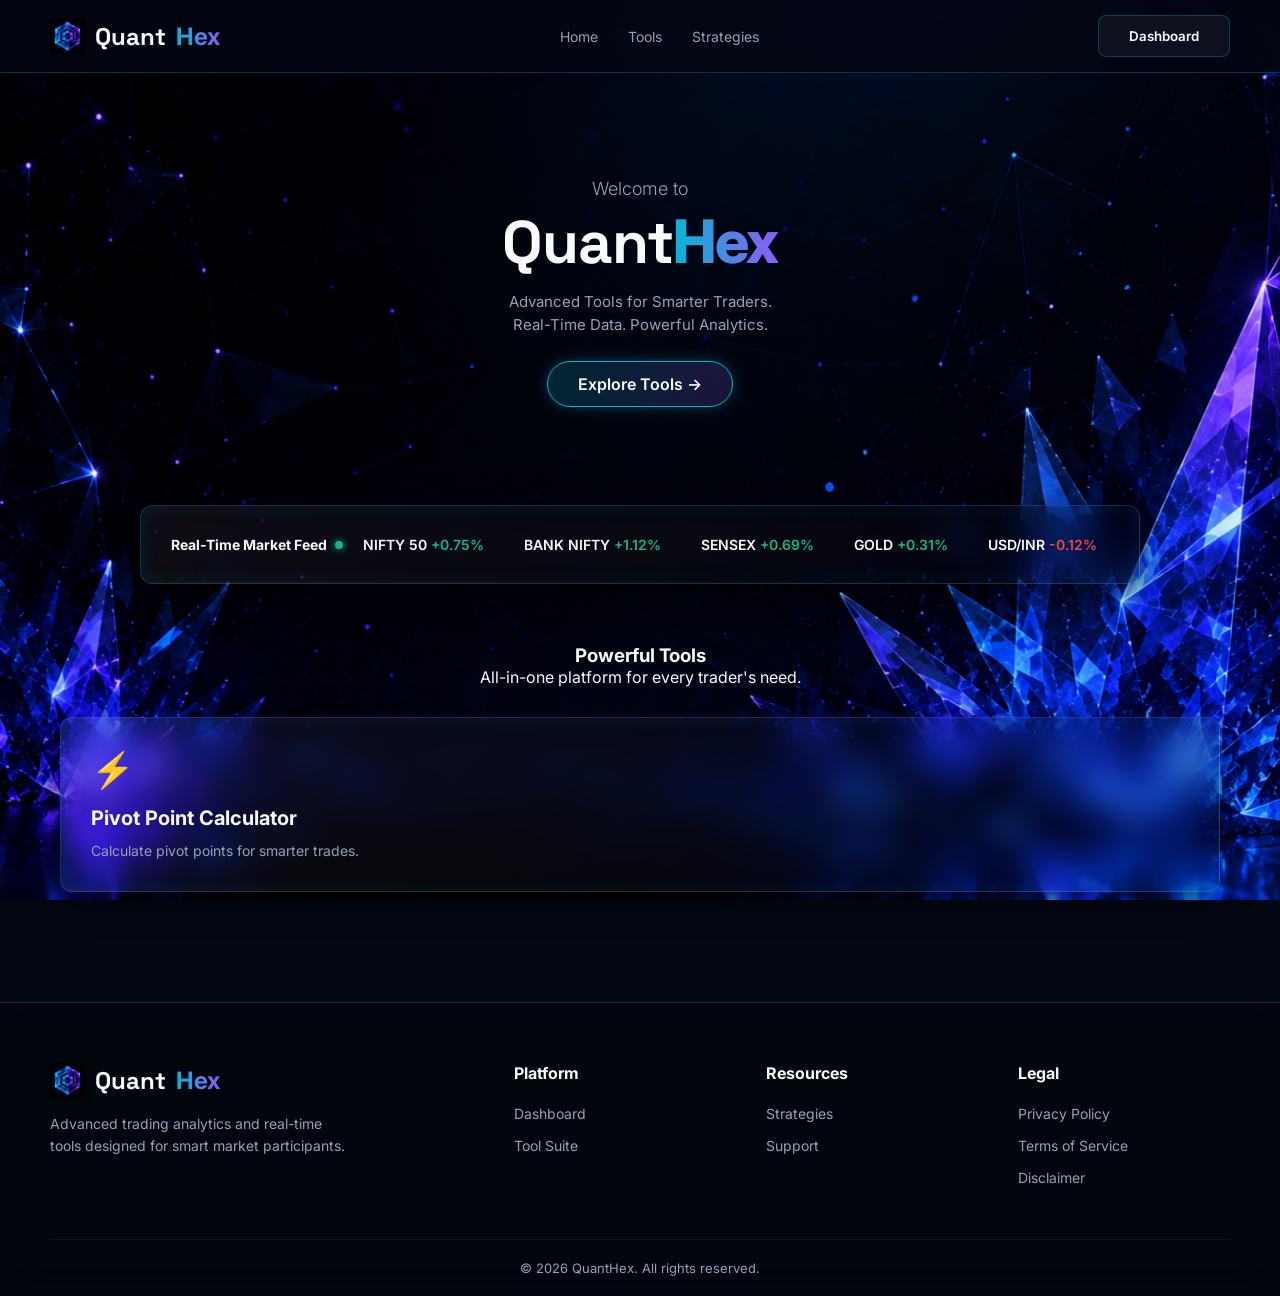
<file: index.html>
<!DOCTYPE html>
<html lang="en">
<head>
    <meta charset="UTF-8">
    <meta name="viewport" content="width=device-width, initial-scale=1.0">
    <title>QuantHex | Advanced Tools & Trading Strategies for Smart Traders</title>
    <meta name="description" content="QuantHex provides advanced real-time trading calculators, custom Pine Script strategies, and institutional market analytics.">
    
    <link rel="preload" href="assets/images/logo.png" as="image">
    <link rel="preload" href="assets/images/bg.png" as="image">

    <link rel="stylesheet" href="assets/css/style.css">
    <link href="https://fonts.googleapis.com/css2?family=Inter:wght@300;400;600;800&family=Space+Grotesk:wght@700&display=swap" rel="stylesheet">
</head>
<body>

    <!-- Transparent Glass Navbar -->
    <nav class="glass-navbar">
        <a href="index.html" class="logo" style="text-decoration: none; color: inherit;">
            <img src="assets/images/logo.png" alt="QuantHex Logo" class="logo-img" width="35" height="35" decoding="async">
            Quant<span class="text-gradient">Hex</span>
        </a>
        
        <div class="menu-toggle" id="mobile-menu">
            <span class="bar"></span>
            <span class="bar"></span>
            <span class="bar"></span>
        </div>

        <ul class="nav-links">
            <li><a href="index.html" class="active">Home</a></li>
            <li><a href="#" id="nav-tools">Tools</a></li>
            <li><a href="#" id="nav-strategies">Strategies</a></li>
        </ul>
        <button class="glass-btn small-btn desktop-only" onclick="location.href='index.html'">Dashboard</button>
    </nav>

    <!-- Hero Section -->
    <section class="hero">
        <div class="hero-content">
            <h2 class="pre-title">Welcome to</h2>
            <h1 class="main-title">Quant<span class="text-gradient">Hex</span></h1>
            <p class="subtitle">Advanced Tools for Smarter Traders.<br>Real-Time Data. Powerful Analytics.</p>
            <button class="glass-btn primary-btn glow-effect" id="explore-btn">Explore Tools →</button>
        </div>
    </section>

    <!-- Market Feed Ticker -->
    <div class="ticker-container glass-card">
        <div class="ticker-label">Real-Time Market Feed <span class="live-dot"></span></div>
        <div class="ticker-wrap">
            <div class="ticker-move">
                <div class="ticker-item">NIFTY 50 <span class="green">+0.75%</span></div>
                <div class="ticker-item">BANK NIFTY <span class="green">+1.12%</span></div>
                <div class="ticker-item">SENSEX <span class="green">+0.69%</span></div>
                <div class="ticker-item">GOLD <span class="green">+0.31%</span></div>
                <div class="ticker-item">USD/INR <span class="red">-0.12%</span></div>
            </div>
        </div>
    </div>

    <!-- Dynamic Content Area -->
    <div id="dynamic-content-wrapper">
        
        <!-- AUTOMATED TOOLS GRID -->
        <section class="tools-showcase" id="main-tools-section">
            <div class="section-header">
                <h3>Powerful Tools</h3>
                <p>All-in-one platform for every trader's need.</p>
            </div>
            <div class="glass-grid" id="auto-tools-grid">
                <!-- JavaScript automatically injects tools here -->
            </div>
        </section>

    </div>

    <!-- PROFESSIONAL GLASS FOOTER (100% Working Links) -->
    <footer class="glass-footer">
        <div class="footer-content">
            <div class="footer-col">
                <a href="index.html" class="logo footer-logo" style="text-decoration: none; color: inherit; display: inline-flex;">
                    <img src="assets/images/logo.png" alt="QuantHex Logo" class="logo-img" width="30" height="30">
                    Quant<span class="text-gradient">Hex</span>
                </a>
                <p class="footer-desc">Advanced trading analytics and real-time tools designed for smart market participants.</p>
            </div>
            <div class="footer-col">
                <h4>Platform</h4>
                <ul>
                    <li><a href="index.html">Dashboard</a></li>
                    <li><a href="#" id="footer-tools-link">Tool Suite</a></li>
                </ul>
            </div>
            <div class="footer-col">
                <h4>Resources</h4>
                <ul>
                    <li><a href="#" id="footer-strategies-link">Strategies</a></li>
                    <li><a href="#" onclick="alert('Support: contact@quanthex.com'); return false;">Support</a></li>
                </ul>
            </div>
            <div class="footer-col">
                <h4>Legal</h4>
                <ul>
                    <li><a href="privacy.html">Privacy Policy</a></li>
                    <li><a href="terms.html">Terms of Service</a></li>
                    <li><a href="disclaimer.html">Disclaimer</a></li>
                </ul>
            </div>
        </div>
        <div class="footer-bottom">
            <p>&copy; 2026 QuantHex. All rights reserved.</p>
        </div>
    </footer>

    <script>
        // --- AUTO-LOADER SCRIPT FOR TOOLS ON HOME PAGE ---
        document.addEventListener("DOMContentLoaded", function() {
            fetch('tools/manifest.json')
                .then(response => response.json())
                .then(data => {
                    const grid = document.getElementById('auto-tools-grid');
                    if(!grid) return;
                    grid.innerHTML = "";
                    
                    data.tools.forEach(tool => {
                        const card = document.createElement('div');
                        card.className = 'glass-card tool-card';
                        card.style.cursor = 'pointer';
                        card.onclick = () => { window.location.href = tool.url; };
                        
                        card.innerHTML = `
                            <div class="card-icon cyan-glow">${tool.icon || '⚡'}</div>
                            <h4>${tool.name}</h4>
                            <p>${tool.description}</p>
                        `;
                        grid.appendChild(card);
                    });
                })
                .catch(err => console.log('Tools load error:', err));
        });
    </script>
    <script src="assets/js/main.js"></script>
</body>
</html>
</file>
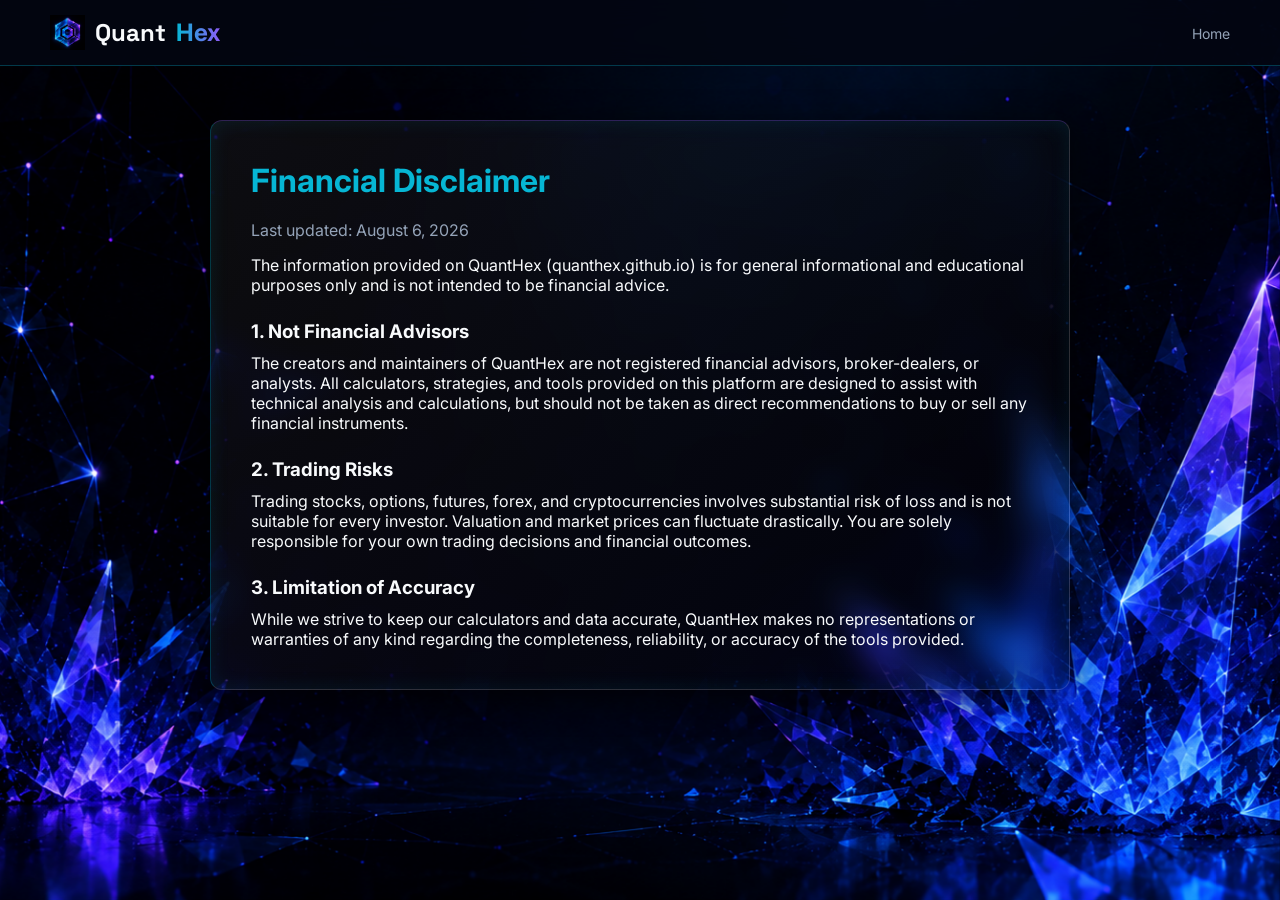
<file: disclaimer.html>
<!DOCTYPE html>
<html lang="en">
<head>
    <meta charset="UTF-8">
    <meta name="viewport" content="width=device-width, initial-scale=1.0">
    <title>Disclaimer | QuantHex</title>
    <link rel="stylesheet" href="assets/css/style.css">
    <link href="https://fonts.googleapis.com/css2?family=Inter:wght@300;400;600;800&family=Space+Grotesk:wght@700&display=swap" rel="stylesheet">
</head>
<body>
    <nav class="glass-navbar">
        <a href="index.html" class="logo" style="text-decoration: none; color: inherit;">
            <img src="assets/images/logo.png" alt="QuantHex Logo" class="logo-img" width="35" height="35">
            Quant<span class="text-gradient">Hex</span>
        </a>
        <ul class="nav-links">
            <li><a href="index.html">Home</a></li>
        </ul>
    </nav>

    <div class="tools-showcase" style="padding: 120px 20px 60px 20px; max-width: 900px; margin: 0 auto; color: var(--text-main);">
        <div class="glass-card" style="padding: 40px;">
            <h1 style="color: var(--cyan); margin-bottom: 20px;">Financial Disclaimer</h1>
            <p style="color: var(--text-muted); margin-bottom: 15px;">Last updated: August 6, 2026</p>
            
            <p style="margin-bottom: 15px;">The information provided on QuantHex (quanthex.github.io) is for general informational and educational purposes only and is not intended to be financial advice.</p>
            
            <h3 style="margin-top: 25px; margin-bottom: 10px; color: var(--text-main);">1. Not Financial Advisors</h3>
            <p style="margin-bottom: 15px;">The creators and maintainers of QuantHex are not registered financial advisors, broker-dealers, or analysts. All calculators, strategies, and tools provided on this platform are designed to assist with technical analysis and calculations, but should not be taken as direct recommendations to buy or sell any financial instruments.</p>

            <h3 style="margin-top: 25px; margin-bottom: 10px; color: var(--text-main);">2. Trading Risks</h3>
            <p style="margin-bottom: 15px;">Trading stocks, options, futures, forex, and cryptocurrencies involves substantial risk of loss and is not suitable for every investor. Valuation and market prices can fluctuate drastically. You are solely responsible for your own trading decisions and financial outcomes.</p>

            <h3 style="margin-top: 25px; margin-bottom: 10px; color: var(--text-main);">3. Limitation of Accuracy</h3>
            <p>While we strive to keep our calculators and data accurate, QuantHex makes no representations or warranties of any kind regarding the completeness, reliability, or accuracy of the tools provided.</p>
        </div>
    </div>
</body>
</html>
</file>
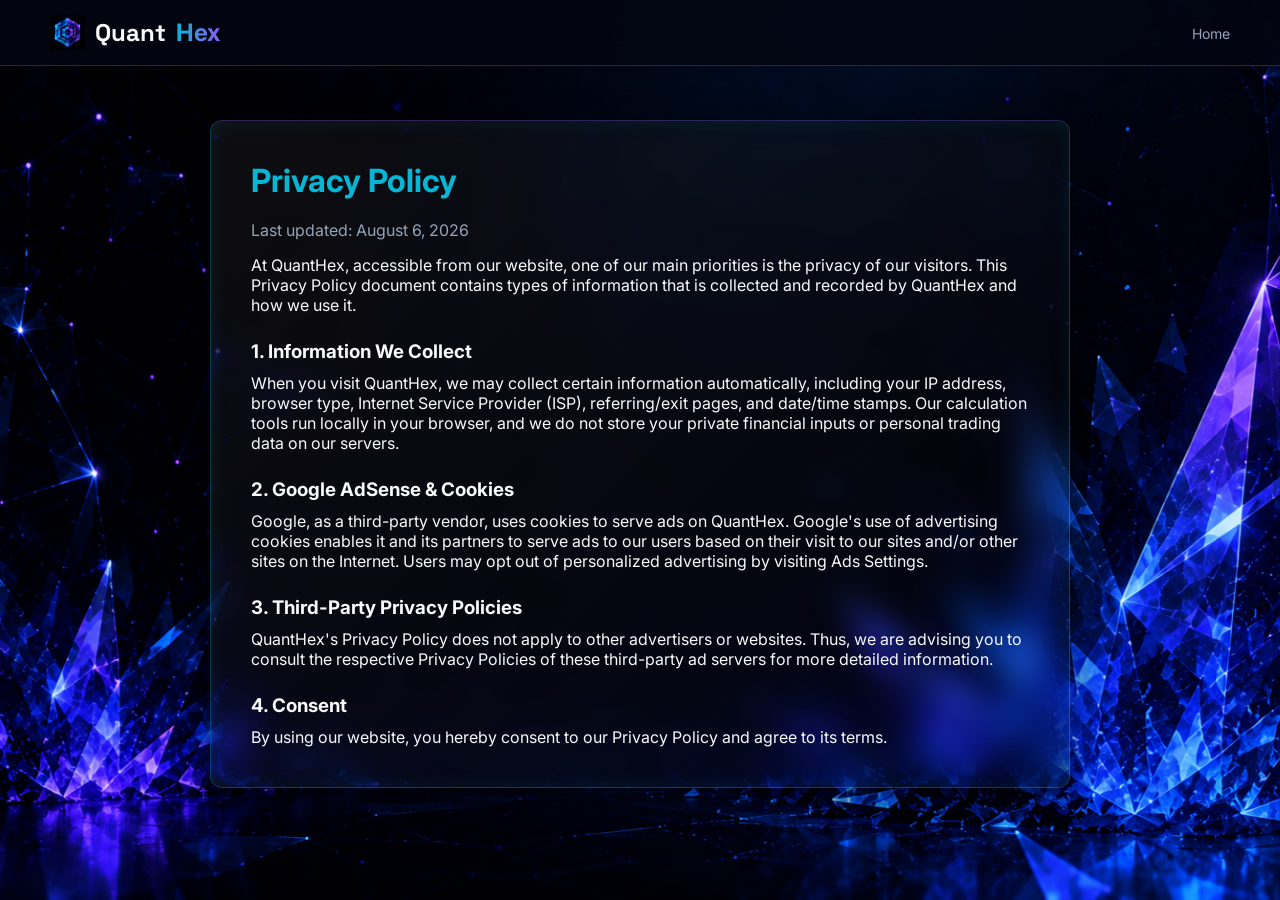
<file: privacy.html>
<!DOCTYPE html>
<html lang="en">
<head>
    <meta charset="UTF-8">
    <meta name="viewport" content="width=device-width, initial-scale=1.0">
    <title>Privacy Policy | QuantHex</title>
    <link rel="stylesheet" href="assets/css/style.css">
    <link href="https://fonts.googleapis.com/css2?family=Inter:wght@300;400;600;800&family=Space+Grotesk:wght@700&display=swap" rel="stylesheet">
</head>
<body>
    <nav class="glass-navbar">
        <a href="index.html" class="logo" style="text-decoration: none; color: inherit;">
            <img src="assets/images/logo.png" alt="QuantHex Logo" class="logo-img" width="35" height="35">
            Quant<span class="text-gradient">Hex</span>
        </a>
        <ul class="nav-links">
            <li><a href="index.html">Home</a></li>
        </ul>
    </nav>

    <div class="tools-showcase" style="padding: 120px 20px 60px 20px; max-width: 900px; margin: 0 auto; color: var(--text-main);">
        <div class="glass-card" style="padding: 40px;">
            <h1 style="color: var(--cyan); margin-bottom: 20px;">Privacy Policy</h1>
            <p style="color: var(--text-muted); margin-bottom: 15px;">Last updated: August 6, 2026</p>
            
            <p style="margin-bottom: 15px;">At QuantHex, accessible from our website, one of our main priorities is the privacy of our visitors. This Privacy Policy document contains types of information that is collected and recorded by QuantHex and how we use it.</p>
            
            <h3 style="margin-top: 25px; margin-bottom: 10px; color: var(--text-main);">1. Information We Collect</h3>
            <p style="margin-bottom: 15px;">When you visit QuantHex, we may collect certain information automatically, including your IP address, browser type, Internet Service Provider (ISP), referring/exit pages, and date/time stamps. Our calculation tools run locally in your browser, and we do not store your private financial inputs or personal trading data on our servers.</p>

            <h3 style="margin-top: 25px; margin-bottom: 10px; color: var(--text-main);">2. Google AdSense & Cookies</h3>
            <p style="margin-bottom: 15px;">Google, as a third-party vendor, uses cookies to serve ads on QuantHex. Google's use of advertising cookies enables it and its partners to serve ads to our users based on their visit to our sites and/or other sites on the Internet. Users may opt out of personalized advertising by visiting Ads Settings.</p>

            <h3 style="margin-top: 25px; margin-bottom: 10px; color: var(--text-main);">3. Third-Party Privacy Policies</h3>
            <p style="margin-bottom: 15px;">QuantHex's Privacy Policy does not apply to other advertisers or websites. Thus, we are advising you to consult the respective Privacy Policies of these third-party ad servers for more detailed information.</p>

            <h3 style="margin-top: 25px; margin-bottom: 10px; color: var(--text-main);">4. Consent</h3>
            <p>By using our website, you hereby consent to our Privacy Policy and agree to its terms.</p>
        </div>
    </div>
</body>
</html>
</file>
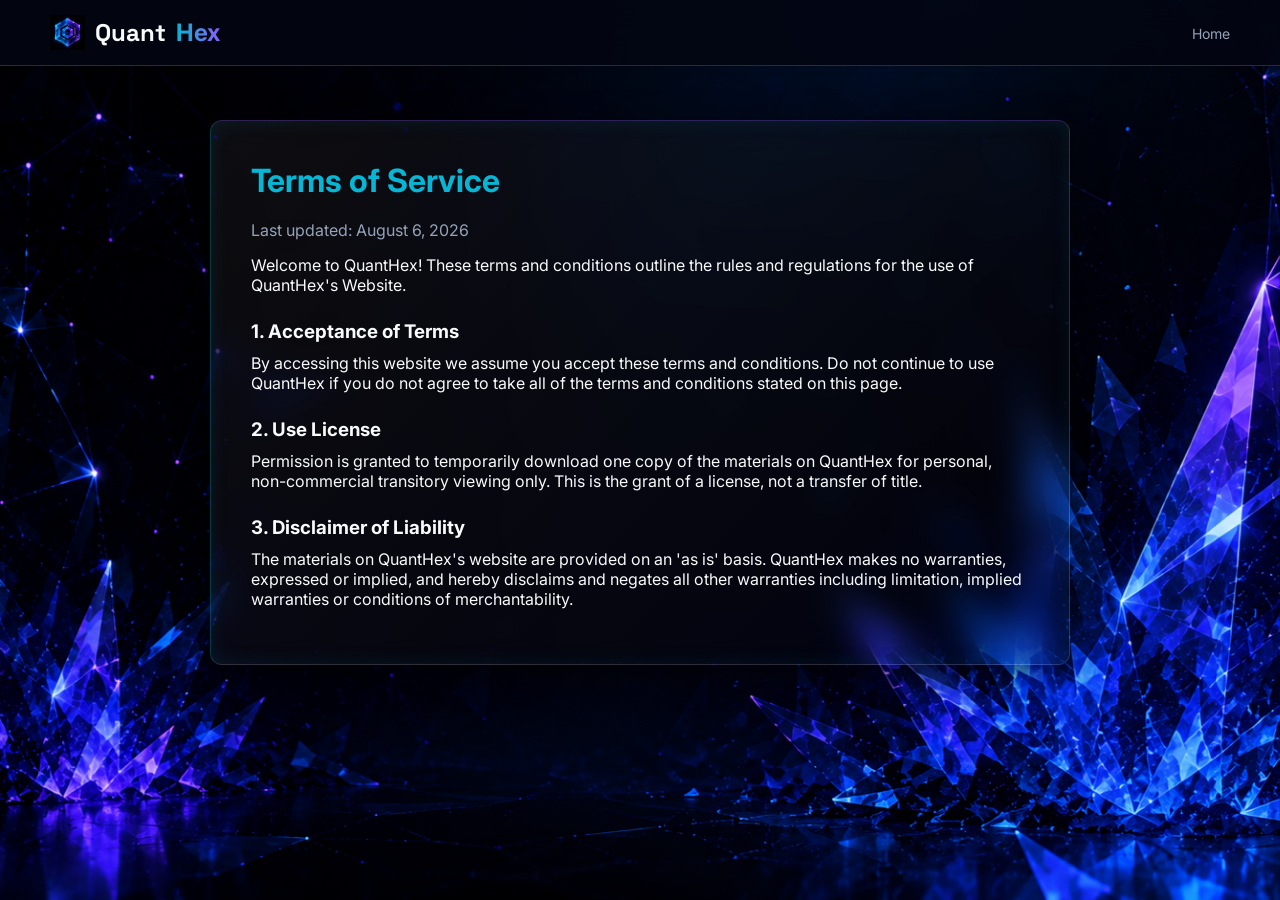
<file: terms.html>
<!DOCTYPE html>
<html lang="en">
<head>
    <meta charset="UTF-8">
    <meta name="viewport" content="width=device-width, initial-scale=1.0">
    <title>Terms of Service | QuantHex</title>
    <link rel="stylesheet" href="assets/css/style.css">
    <link href="https://fonts.googleapis.com/css2?family=Inter:wght@300;400;600;800&family=Space+Grotesk:wght@700&display=swap" rel="stylesheet">
</head>
<body>
    <nav class="glass-navbar">
        <a href="index.html" class="logo" style="text-decoration: none; color: inherit;">
            <img src="assets/images/logo.png" alt="QuantHex Logo" class="logo-img" width="35" height="35">
            Quant<span class="text-gradient">Hex</span>
        </a>
        <ul class="nav-links">
            <li><a href="index.html">Home</a></li>
        </ul>
    </nav>

    <div class="tools-showcase" style="padding: 120px 20px 60px 20px; max-width: 900px; margin: 0 auto; color: var(--text-main);">
        <div class="glass-card" style="padding: 40px;">
            <h1 style="color: var(--cyan); margin-bottom: 20px;">Terms of Service</h1>
            <p style="color: var(--text-muted); margin-bottom: 15px;">Last updated: August 6, 2026</p>
            
            <p style="margin-bottom: 15px;">Welcome to QuantHex! These terms and conditions outline the rules and regulations for the use of QuantHex's Website.</p>
            
            <h3 style="margin-top: 25px; margin-bottom: 10px; color: var(--text-main);">1. Acceptance of Terms</h3>
            <p style="margin-bottom: 15px;">By accessing this website we assume you accept these terms and conditions. Do not continue to use QuantHex if you do not agree to take all of the terms and conditions stated on this page.</p>

            <h3 style="margin-top: 25px; margin-bottom: 10px; color: var(--text-main);">2. Use License</h3>
            <p style="margin-bottom: 15px;">Permission is granted to temporarily download one copy of the materials on QuantHex for personal, non-commercial transitory viewing only. This is the grant of a license, not a transfer of title.</p>

            <h3 style="margin-top: 25px; margin-bottom: 10px; color: var(--text-main);">3. Disclaimer of Liability</h3>
            <p style="margin-bottom: 15px;">The materials on QuantHex's website are provided on an 'as is' basis. QuantHex makes no warranties, expressed or implied, and hereby disclaims and negates all other warranties including limitation, implied warranties or conditions of merchantability.</p>
        </div>
    </div>
</body>
</html>
</file>
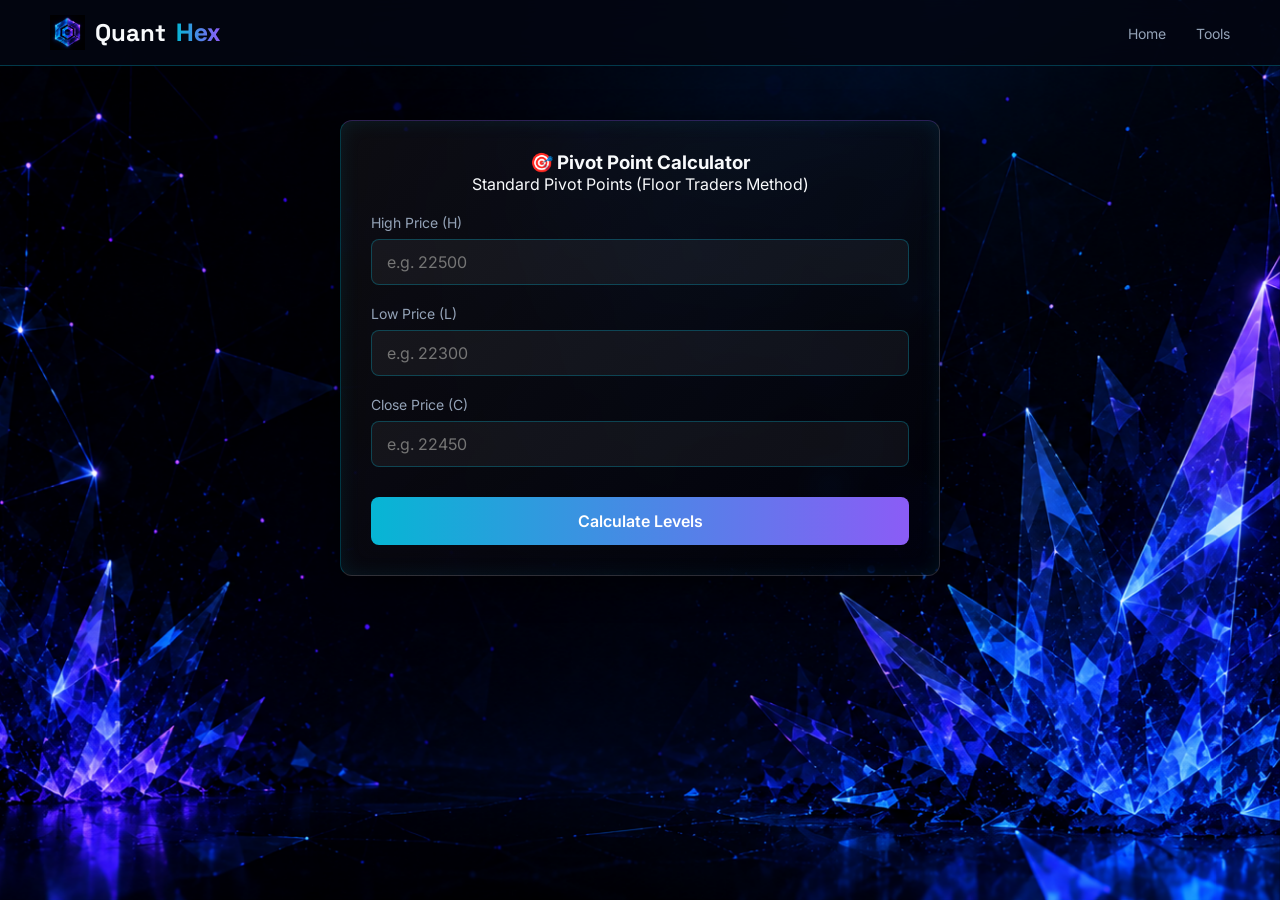
<file: tools/pivot-calculator.html>
<!DOCTYPE html>
<html lang="en">
<head>
    <meta charset="UTF-8">
    <meta name="viewport" content="width=device-width, initial-scale=1.0">
    <title>Pivot Point Calculator | QuantHex</title>
    <link rel="stylesheet" href="../assets/css/style.css">
    <link href="https://fonts.googleapis.com/css2?family=Inter:wght@300;400;600;800&family=Space+Grotesk:wght@700&display=swap" rel="stylesheet">
    <style>
        .calculator-container {
            max-width: 600px;
            margin: 120px auto 60px auto;
            padding: 30px;
        }
        .input-group {
            margin-bottom: 20px;
        }
        .input-group label {
            display: block;
            color: var(--text-muted);
            margin-bottom: 8px;
            font-size: 14px;
        }
        .input-group input {
            width: 100%;
            padding: 12px 15px;
            background: rgba(255, 255, 255, 0.05);
            border: 1px solid var(--glass-border);
            border-radius: 8px;
            color: var(--text-main);
            font-size: 16px;
            outline: none;
            transition: 0.3s;
        }
        .input-group input:focus {
            border-color: var(--cyan);
            box-shadow: 0 0 10px rgba(6, 182, 212, 0.2);
        }
        .calc-btn {
            width: 100%;
            padding: 14px;
            background: linear-gradient(90deg, var(--cyan), var(--purple));
            border: none;
            border-radius: 8px;
            color: white;
            font-size: 16px;
            font-weight: 600;
            cursor: pointer;
            transition: 0.3s;
            margin-top: 10px;
        }
        .calc-btn:hover {
            opacity: 0.9;
            box-shadow: 0 0 20px rgba(6, 182, 212, 0.4);
        }
        .results-grid {
            display: grid;
            grid-template-columns: 1fr 1fr;
            gap: 15px;
            margin-top: 25px;
        }
        .result-box {
            background: rgba(0, 0, 0, 0.3);
            padding: 15px;
            border-radius: 8px;
            border: 1px solid rgba(255, 255, 255, 0.05);
        }
        .result-box span {
            color: var(--text-muted);
            font-size: 13px;
            display: block;
            margin-bottom: 5px;
        }
        .result-box strong {
            font-size: 18px;
            color: var(--text-main);
        }
        .res-green { color: #10b981 !important; }
        .res-red { color: #ef4444 !important; }
    </style>
</head>
<body>

    <!-- Navbar -->
    <nav class="glass-navbar">
        <a href="../index.html" class="logo" style="text-decoration: none; color: inherit;">
            <img src="../assets/images/logo.png" alt="QuantHex Logo" class="logo-img" width="35" height="35">
            Quant<span class="text-gradient">Hex</span>
        </a>
        <ul class="nav-links">
            <li><a href="../index.html">Home</a></li>
            <li><a href="../index.html" class="active">Tools</a></li>
        </ul>
    </nav>

    <!-- Calculator Box -->
    <div class="glass-card calculator-container">
        <div class="section-header" style="margin-bottom: 20px;">
            <h3>🎯 Pivot Point Calculator</h3>
            <p>Standard Pivot Points (Floor Traders Method)</p>
        </div>

        <div class="input-group">
            <label>High Price (H)</label>
            <input type="number" id="highPrice" placeholder="e.g. 22500">
        </div>
        <div class="input-group">
            <label>Low Price (L)</label>
            <input type="number" id="lowPrice" placeholder="e.g. 22300">
        </div>
        <div class="input-group">
            <label>Close Price (C)</label>
            <input type="number" id="closePrice" placeholder="e.g. 22450">
        </div>

        <button class="calc-btn" onclick="calculatePivot()">Calculate Levels</button>

        <div class="results-grid" id="resultArea" style="display: none;">
            <div class="result-box">
                <span>Resistance 2 (R2)</span>
                <strong id="r2" class="res-red">-</strong>
            </div>
            <div class="result-box">
                <span>Resistance 1 (R1)</span>
                <strong id="r1" class="res-red">-</strong>
            </div>
            <div class="result-box" style="grid-column: span 2; border-color: var(--cyan);">
                <span>Pivot Point (PP)</span>
                <strong id="pp" style="color: var(--cyan);">-</strong>
            </div>
            <div class="result-box">
                <span>Support 1 (S1)</span>
                <strong id="s1" class="res-green">-</strong>
            </div>
            <div class="result-box">
                <span>Support 2 (S2)</span>
                <strong id="s2" class="res-green">-</strong>
            </div>
        </div>
    </div>

    <script>
        function calculatePivot() {
            let H = parseFloat(document.getElementById('highPrice').value);
            let L = parseFloat(document.getElementById('lowPrice').value);
            let C = parseFloat(document.getElementById('closePrice').value);

            if(isNaN(H) || isNaN(L) || isNaN(C)) {
                alert('Bhai, kripya High, Low aur Close teeno values sahi se bhare!');
                return;
            }

            // Pivot Formula (Standard / Floor Traders)
            let PP = (H + L + C) / 3;
            let R1 = (2 * PP) - L;
            let S1 = (2 * PP) - H;
            let R2 = PP + (H - L);
            let S2 = PP - (H - L);

            document.getElementById('pp').innerText = PP.toFixed(2);
            document.getElementById('r1').innerText = R1.toFixed(2);
            document.getElementById('s1').innerText = S1.toFixed(2);
            document.getElementById('r2').innerText = R2.toFixed(2);
            document.getElementById('s2').innerText = S2.toFixed(2);

            document.getElementById('resultArea').style.display = 'grid';
        }
    </script>
</body>
</html>
</file>
<file: assets/css/style.css>
/* ====== QUANT HEX MASTER THEME v7 (SPACING & FOOTER FIXED) ====== */
:root {
    --bg-dark: #030712;
    --cyan: #06b6d4;
    --purple: #8b5cf6;
    --glass-bg: rgba(10, 15, 30, 0.45); 
    --glass-border: rgba(6, 182, 212, 0.3);
    --text-main: #f8fafc;
    --text-muted: #94a3b8;
}

* { margin: 0; padding: 0; box-sizing: border-box; font-family: 'Inter', sans-serif; }

body {
    background-color: var(--bg-dark);
    color: var(--text-main);
    overflow-x: hidden;
}

body::before {
    content: "";
    position: fixed;
    top: 0; left: 0; width: 100vw; height: 100vh;
    background-image: url('../images/bg.png'); 
    background-size: cover;
    background-position: center bottom;
    z-index: -1;
}

@media (min-width: 769px) {
    body::before {
        background-image: url('../images/bg-desktop.png'); 
        background-position: center center;
    }
}

/* --- NAVBAR --- */
.glass-navbar {
    position: fixed;
    top: 0; width: 100%;
    padding: 15px 50px;
    display: flex; justify-content: space-between; align-items: center;
    background: rgba(3, 7, 18, 0.85);
    backdrop-filter: blur(15px); -webkit-backdrop-filter: blur(15px);
    border-bottom: 1px solid var(--glass-border);
    z-index: 1000;
}

.logo { display: flex; align-items: center; gap: 10px; font-family: 'Space Grotesk', sans-serif; font-size: 24px; font-weight: 700; }
.logo-img { height: 35px; width: auto; }
.text-gradient { background: linear-gradient(to right, var(--cyan), var(--purple)); -webkit-background-clip: text; -webkit-text-fill-color: transparent; }

.nav-links { display: flex; list-style: none; gap: 30px; transition: 0.4s ease; }
.nav-links a { color: var(--text-muted); text-decoration: none; font-size: 14px; transition: 0.3s; }
.nav-links a:hover { color: var(--text-main); text-shadow: 0 0 8px var(--cyan); }

.menu-toggle { display: none; flex-direction: column; cursor: pointer; gap: 5px; z-index: 1001; }
.menu-toggle .bar { width: 25px; height: 3px; background-color: var(--text-main); border-radius: 3px; transition: 0.3s; }

/* --- HERO SECTION (Spacing Fixed - Brought Closer) --- */
.hero { 
    min-height: 55vh; 
    display: flex; 
    align-items: center; 
    justify-content: center; 
    text-align: center; 
    padding: 110px 20px 20px 20px; 
}
.pre-title { font-size: 18px; font-weight: 300; color: var(--text-muted); margin-bottom: 5px; }
.main-title { font-family: 'Space Grotesk', sans-serif; font-size: 60px; font-weight: 800; margin-bottom: 10px; letter-spacing: -1px; }
.subtitle { font-size: 15px; color: var(--text-muted); line-height: 1.5; margin-bottom: 25px; }

/* --- LIVE TICKER (Pulled Up) --- */
.ticker-container { 
    max-width: 1000px; 
    margin: 10px auto 30px auto; 
    padding: 12px 20px; 
    display: flex; 
    align-items: center; 
    border-radius: 8px; 
}
.ticker-label { font-weight: bold; font-size: 14px; margin-right: 20px; display: flex; align-items: center; gap: 8px; white-space: nowrap; }
.live-dot { height: 8px; width: 8px; background-color: #10b981; border-radius: 50%; box-shadow: 0 0 8px #10b981; animation: blink 1.5s infinite; }
@keyframes blink { 50% { opacity: 0.3; } }
.ticker-wrap { overflow: hidden; width: 100%; }
.ticker-move { display: flex; gap: 40px; animation: ticker 20s linear infinite; }
.ticker-item { font-size: 14px; font-weight: 600; white-space: nowrap; }
.green { color: #10b981; } .red { color: #ef4444; }
@keyframes ticker { 0% { transform: translateX(100%); } 100% { transform: translateX(-100%); } }

/* --- GLASS CARDS --- */
.glass-card {
    background: linear-gradient(135deg, rgba(255,255,255,0.05) 0%, rgba(0,0,0,0.2) 100%);
    backdrop-filter: blur(16px); -webkit-backdrop-filter: blur(16px);
    border: 1px solid rgba(255, 255, 255, 0.15);
    border-top: 1px solid rgba(139, 92, 246, 0.3);
    border-left: 1px solid rgba(6, 182, 212, 0.3);
    box-shadow: inset 0 0 20px rgba(6, 182, 212, 0.1), 0 8px 32px 0 rgba(0, 0, 0, 0.6);
    border-radius: 12px;
    padding: 30px;
    transition: all 0.4s cubic-bezier(0.175, 0.885, 0.32, 1.275);
    position: relative; overflow: hidden;
}

.glass-card:hover {
    transform: translateY(-8px) scale(1.02);
    border: 1px solid rgba(139, 92, 246, 0.5);
    box-shadow: inset 0 0 40px rgba(139, 92, 246, 0.2), 0 15px 30px rgba(6, 182, 212, 0.3);
}

/* --- BUTTONS & PARTICLES --- */
.glass-btn { background: rgba(255, 255, 255, 0.05); border: 1px solid var(--glass-border); color: var(--text-main); padding: 12px 30px; border-radius: 8px; cursor: pointer; font-weight: 600; transition: all 0.3s ease; }
.primary-btn { position: relative; overflow: hidden; background: linear-gradient(90deg, rgba(6,182,212,0.2) 0%, rgba(139,92,246,0.2) 100%); border: 1px solid var(--cyan); font-size: 16px; border-radius: 30px; box-shadow: 0 0 15px rgba(6, 182, 212, 0.3); }
.primary-btn:hover { box-shadow: 0 0 25px rgba(139, 92, 246, 0.6); transform: scale(1.05); }

.glass-particle { position: absolute; width: 6px; height: 6px; background: rgba(255, 255, 255, 0.9); box-shadow: 0 0 10px var(--cyan), 0 0 5px white; clip-path: polygon(50% 0%, 100% 50%, 50% 100%, 0% 50%); pointer-events: none; animation: shatter 0.6s ease-out forwards; }
@keyframes shatter { 0% { transform: translate(0, 0) rotate(0deg) scale(1); opacity: 1; } 100% { transform: translate(var(--tx), var(--ty)) rotate(180deg) scale(0); opacity: 0; } }

/* --- TOOLS GRID --- */
.tools-showcase { padding: 30px 20px 60px 20px; max-width: 1200px; margin: 0 auto; }
.section-header { text-align: center; margin-bottom: 30px; }
.glass-grid { display: grid; grid-template-columns: repeat(auto-fit, minmax(280px, 1fr)); gap: 30px; }
.card-icon { font-size: 35px; margin-bottom: 15px; }
.tool-card h4 { margin-bottom: 10px; font-size: 20px; }
.tool-card p { color: var(--text-muted); font-size: 14px; line-height: 1.5; }

/* --- PROFESSIONAL FOOTER CSS --- */
.glass-footer {
    background: rgba(2, 5, 12, 0.85);
    backdrop-filter: blur(20px); -webkit-backdrop-filter: blur(20px);
    border-top: 1px solid var(--glass-border);
    padding: 60px 50px 20px 50px;
    margin-top: 50px;
}
.footer-content {
    max-width: 1200px; margin: 0 auto;
    display: grid; grid-template-columns: 2fr 1fr 1fr 1fr; gap: 40px;
    margin-bottom: 40px;
}
.footer-logo { margin-bottom: 15px; }
.footer-desc { color: var(--text-muted); font-size: 14px; line-height: 1.6; max-width: 300px; }
.footer-col h4 { font-size: 16px; margin-bottom: 20px; color: var(--text-main); }
.footer-col ul { list-style: none; }
.footer-col ul li { margin-bottom: 12px; }
.footer-col ul li a { color: var(--text-muted); text-decoration: none; font-size: 14px; transition: 0.3s; }
.footer-col ul li a:hover { color: var(--cyan); text-shadow: 0 0 8px var(--cyan); }
.footer-bottom {
    max-width: 1200px; margin: 0 auto;
    padding-top: 20px; border-top: 1px solid rgba(255, 255, 255, 0.05);
    text-align: center; color: var(--text-muted); font-size: 13px;
}

/* --- MOBILE RESPONSIVENESS --- */
@media (max-width: 768px) {
    .glass-navbar { padding: 15px 20px; }
    .desktop-only { display: none; }
    .menu-toggle { display: flex; }
    
    .nav-links {
        position: fixed; right: -100%; top: 60px; flex-direction: column;
        background: rgba(3, 7, 18, 0.95); backdrop-filter: blur(20px);
        width: 60%; height: 100vh; padding: 40px 20px;
        border-left: 1px solid var(--glass-border);
    }
    .nav-links.active { right: 0; }
    
    .menu-toggle.active .bar:nth-child(1) { transform: translateY(8px) rotate(45deg); }
    .menu-toggle.active .bar:nth-child(2) { opacity: 0; }
    .menu-toggle.active .bar:nth-child(3) { transform: translateY(-8px) rotate(-45deg); }

    .hero { min-height: auto; padding: 100px 15px 30px 15px; }
    .main-title { font-size: 42px; }
    .ticker-container { margin: 10px 15px; flex-direction: column; align-items: flex-start; gap: 10px; padding: 15px; }
    .glass-grid { grid-template-columns: 1fr; } 
    .tools-showcase { padding: 20px 15px; }
    
    .footer-content { grid-template-columns: 1fr; gap: 30px; }
    .glass-footer { padding: 40px 20px 20px 20px; }
}
</file>
